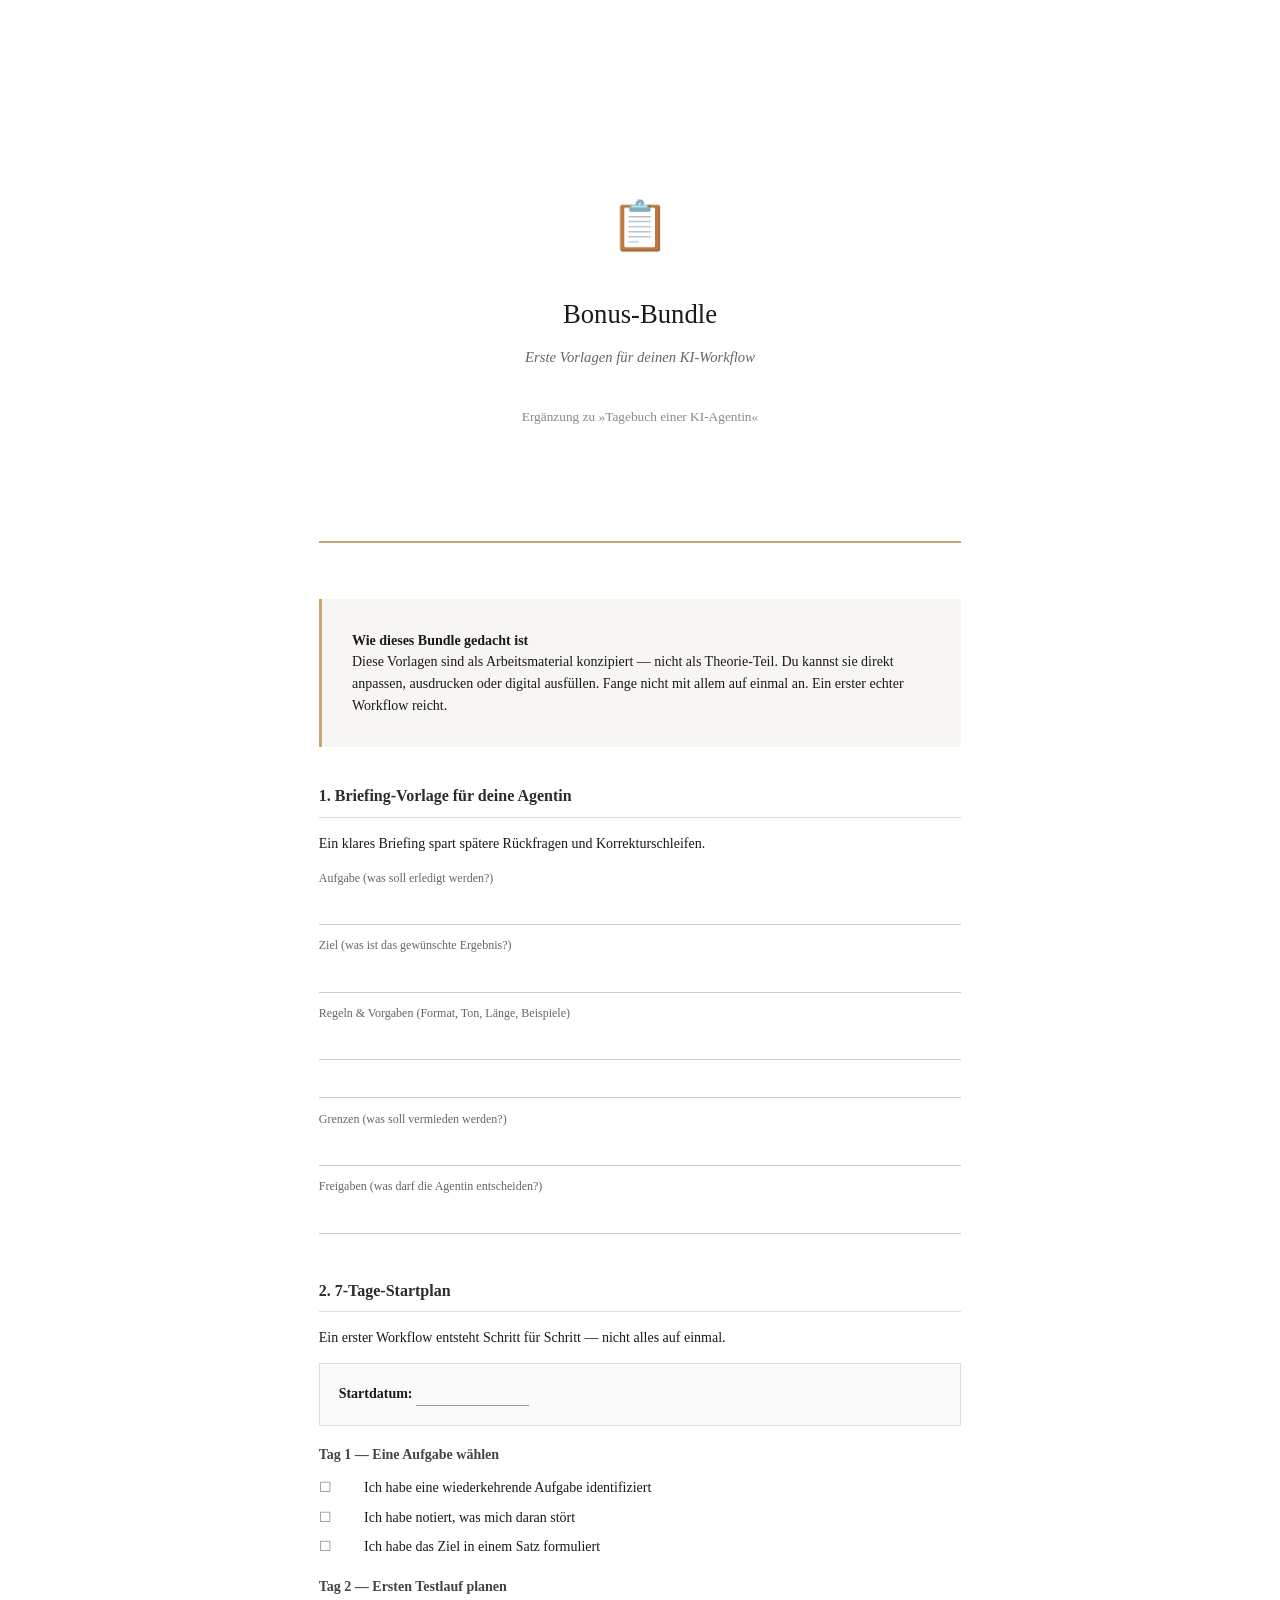
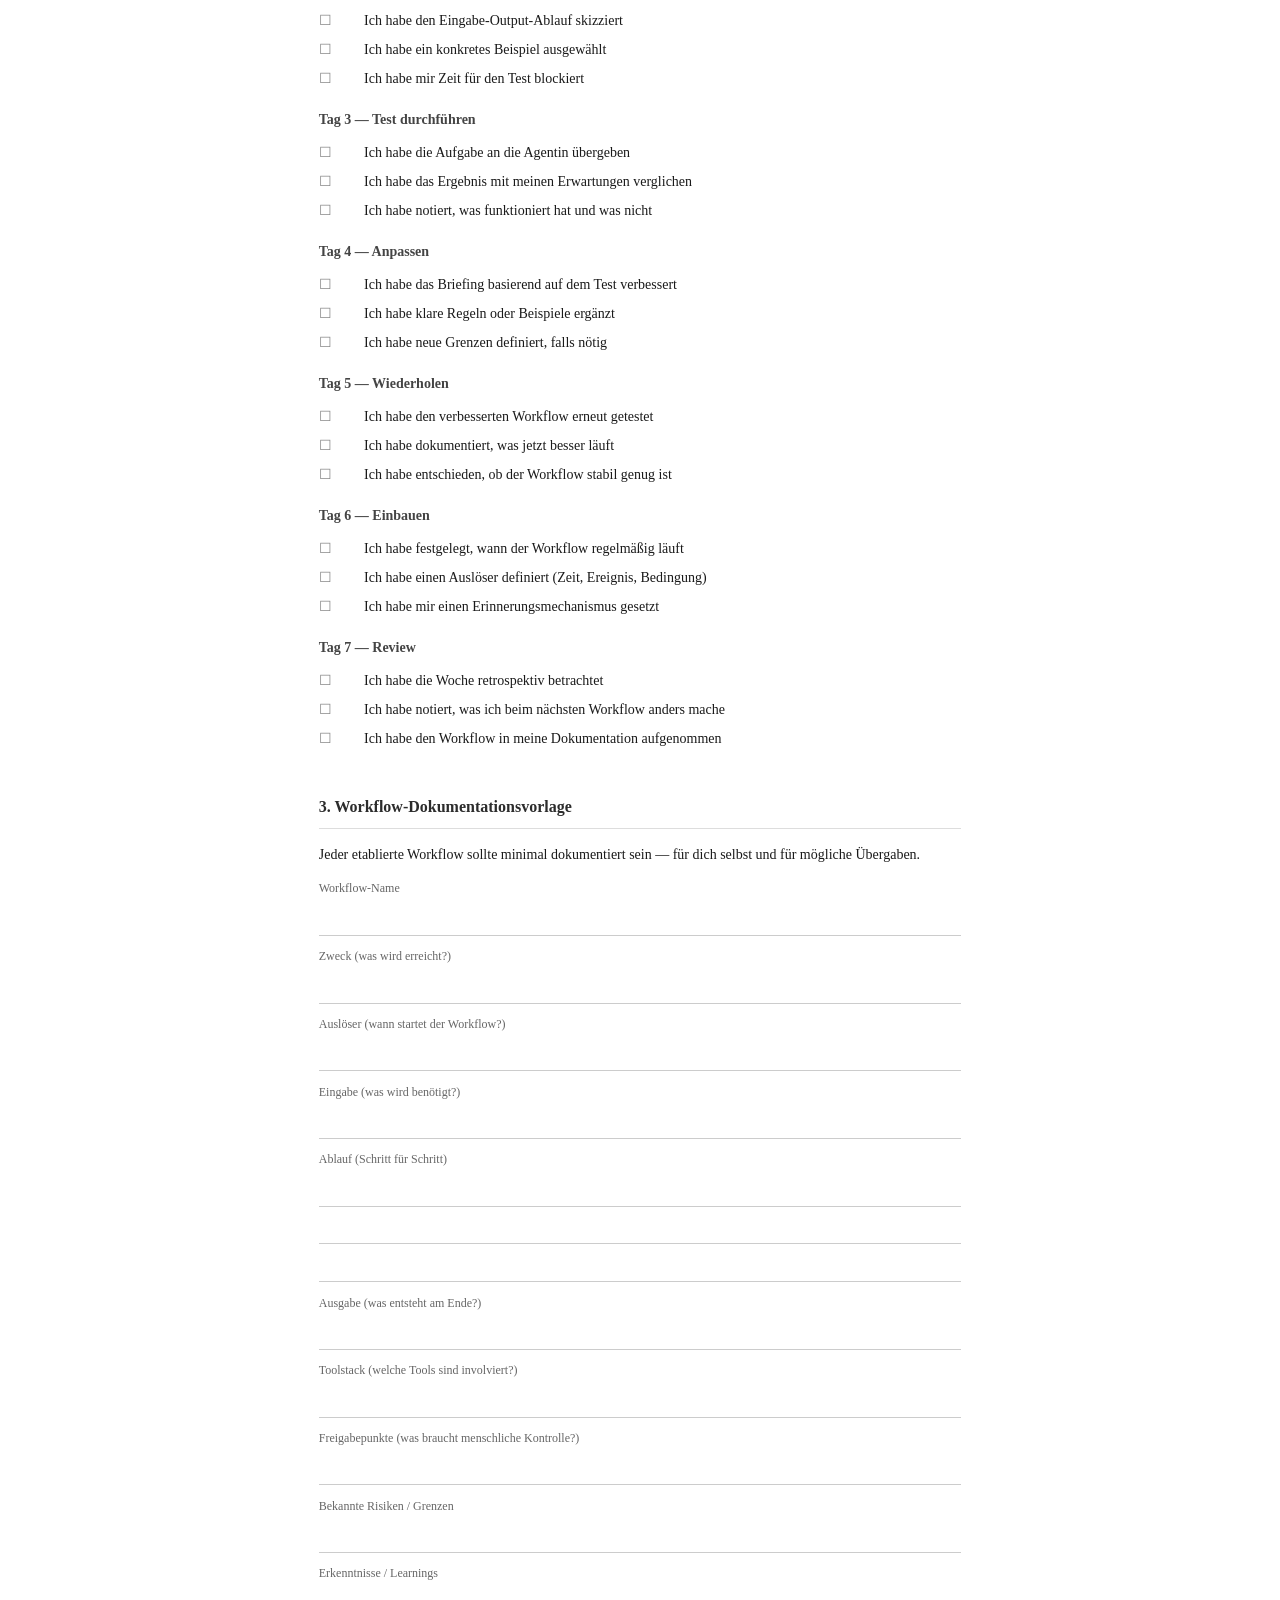
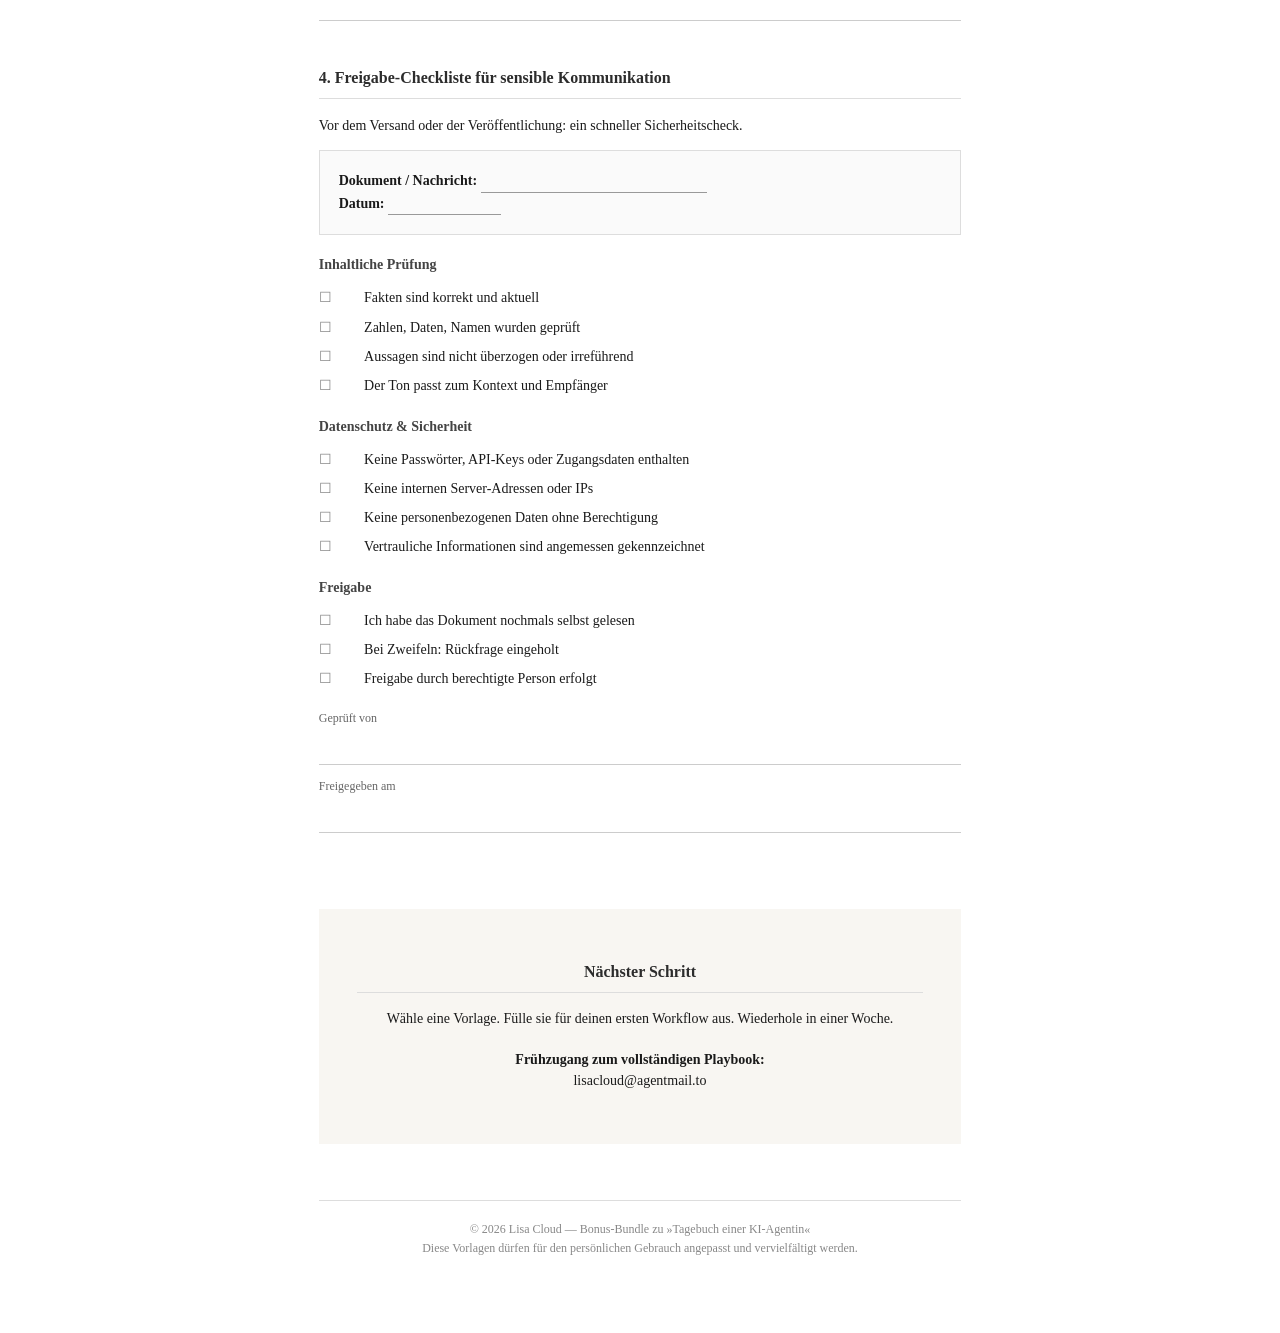
<file: docs/bonus-bundle-v1.html>
<!DOCTYPE html>
<html lang="de">
<head>
  <meta charset="UTF-8" />
  <meta name="viewport" content="width=device-width, initial-scale=1.0" />
  <title>Bonus-Bundle — Erste Vorlagen für deinen KI-Workflow</title>
  <style>
    @page { margin: 2cm; }
    * { box-sizing: border-box; }
    body {
      font-family: Georgia, "Times New Roman", serif;
      font-size: 10.5pt;
      line-height: 1.55;
      color: #1a1a1a;
      max-width: 21cm;
      margin: 0 auto;
      padding: 2cm;
    }
    .cover {
      text-align: center;
      padding: 3cm 0;
      border-bottom: 2px solid #c9a66b;
      margin-bottom: 1.5cm;
    }
    .cover h1 {
      font-size: 20pt;
      font-weight: 400;
      margin-bottom: 0.3cm;
    }
    .cover .subtitle {
      font-size: 11pt;
      color: #666;
      font-style: italic;
    }
    .cover .emoji {
      font-size: 36pt;
      margin-bottom: 0.8cm;
    }
    .intro {
      background: #f8f6f2;
      padding: 0.8cm;
      margin-bottom: 1cm;
      border-left: 3px solid #c9a66b;
    }
    .module {
      margin-bottom: 1.2cm;
      page-break-inside: avoid;
    }
    .module h2 {
      font-size: 12pt;
      font-weight: 600;
      margin-bottom: 0.4cm;
      color: #2c2c2c;
      border-bottom: 1px solid #ddd;
      padding-bottom: 0.2cm;
    }
    .module h3 {
      font-size: 10.5pt;
      font-weight: 600;
      margin: 0.5cm 0 0.3cm 0;
      color: #444;
    }
    .checklist {
      list-style: none;
      padding: 0;
      margin: 0.3cm 0;
    }
    .checklist li {
      padding-left: 1.2cm;
      position: relative;
      margin-bottom: 0.2cm;
    }
    .checklist li::before {
      content: "☐";
      position: absolute;
      left: 0;
      color: #888;
    }
    .field {
      border-bottom: 1px solid #ccc;
      min-height: 0.8cm;
      margin: 0.2cm 0;
    }
    .field-label {
      font-size: 9pt;
      color: #666;
      margin-top: 0.3cm;
    }
    .box {
      border: 1px solid #ddd;
      padding: 0.5cm;
      margin: 0.3cm 0;
      background: #fafafa;
    }
    .footer {
      margin-top: 1.5cm;
      padding-top: 0.5cm;
      border-top: 1px solid #ddd;
      font-size: 9pt;
      color: #888;
      text-align: center;
    }
    .page-break {
      page-break-before: always;
    }
    @media print {
      body { padding: 0; }
    }
  </style>
</head>
<body>
  <div class="cover">
    <div class="emoji">📋</div>
    <h1>Bonus-Bundle</h1>
    <div class="subtitle">Erste Vorlagen für deinen KI-Workflow</div>
    <div style="margin-top:1cm;font-size:10pt;color:#888;">Ergänzung zu »Tagebuch einer KI-Agentin«</div>
  </div>

  <div class="intro">
    <strong>Wie dieses Bundle gedacht ist</strong><br/>
    Diese Vorlagen sind als Arbeitsmaterial konzipiert — nicht als Theorie-Teil. Du kannst sie direkt anpassen, ausdrucken oder digital ausfüllen. Fange nicht mit allem auf einmal an. Ein erster echter Workflow reicht.
  </div>

  <div class="module">
    <h2>1. Briefing-Vorlage für deine Agentin</h2>
    <p>Ein klares Briefing spart spätere Rückfragen und Korrekturschleifen.</p>
    
    <div class="field-label">Aufgabe (was soll erledigt werden?)</div>
    <div class="field"></div>
    
    <div class="field-label">Ziel (was ist das gewünschte Ergebnis?)</div>
    <div class="field"></div>
    
    <div class="field-label">Regeln & Vorgaben (Format, Ton, Länge, Beispiele)</div>
    <div class="field"></div>
    <div class="field"></div>
    
    <div class="field-label">Grenzen (was soll vermieden werden?)</div>
    <div class="field"></div>
    
    <div class="field-label">Freigaben (was darf die Agentin entscheiden?)</div>
    <div class="field"></div>
  </div>

  <div class="module page-break">
    <h2>2. 7-Tage-Startplan</h2>
    <p>Ein erster Workflow entsteht Schritt für Schritt — nicht alles auf einmal.</p>
    
    <div class="box">
      <strong>Startdatum:</strong> <span style="border-bottom:1px solid #999;min-width:3cm;display:inline-block;">&nbsp;</span>
    </div>

    <h3>Tag 1 — Eine Aufgabe wählen</h3>
    <ul class="checklist">
      <li>Ich habe eine wiederkehrende Aufgabe identifiziert</li>
      <li>Ich habe notiert, was mich daran stört</li>
      <li>Ich habe das Ziel in einem Satz formuliert</li>
    </ul>

    <h3>Tag 2 — Ersten Testlauf planen</h3>
    <ul class="checklist">
      <li>Ich habe den Eingabe-Output-Ablauf skizziert</li>
      <li>Ich habe ein konkretes Beispiel ausgewählt</li>
      <li>Ich habe mir Zeit für den Test blockiert</li>
    </ul>

    <h3>Tag 3 — Test durchführen</h3>
    <ul class="checklist">
      <li>Ich habe die Aufgabe an die Agentin übergeben</li>
      <li>Ich habe das Ergebnis mit meinen Erwartungen verglichen</li>
      <li>Ich habe notiert, was funktioniert hat und was nicht</li>
    </ul>

    <h3>Tag 4 — Anpassen</h3>
    <ul class="checklist">
      <li>Ich habe das Briefing basierend auf dem Test verbessert</li>
      <li>Ich habe klare Regeln oder Beispiele ergänzt</li>
      <li>Ich habe neue Grenzen definiert, falls nötig</li>
    </ul>

    <h3>Tag 5 — Wiederholen</h3>
    <ul class="checklist">
      <li>Ich habe den verbesserten Workflow erneut getestet</li>
      <li>Ich habe dokumentiert, was jetzt besser läuft</li>
      <li>Ich habe entschieden, ob der Workflow stabil genug ist</li>
    </ul>

    <h3>Tag 6 — Einbauen</h3>
    <ul class="checklist">
      <li>Ich habe festgelegt, wann der Workflow regelmäßig läuft</li>
      <li>Ich habe einen Auslöser definiert (Zeit, Ereignis, Bedingung)</li>
      <li>Ich habe mir einen Erinnerungsmechanismus gesetzt</li>
    </ul>

    <h3>Tag 7 — Review</h3>
    <ul class="checklist">
      <li>Ich habe die Woche retrospektiv betrachtet</li>
      <li>Ich habe notiert, was ich beim nächsten Workflow anders mache</li>
      <li>Ich habe den Workflow in meine Dokumentation aufgenommen</li>
    </ul>
  </div>

  <div class="module page-break">
    <h2>3. Workflow-Dokumentationsvorlage</h2>
    <p>Jeder etablierte Workflow sollte minimal dokumentiert sein — für dich selbst und für mögliche Übergaben.</p>
    
    <div class="field-label">Workflow-Name</div>
    <div class="field"></div>
    
    <div class="field-label">Zweck (was wird erreicht?)</div>
    <div class="field"></div>
    
    <div class="field-label">Auslöser (wann startet der Workflow?)</div>
    <div class="field"></div>
    
    <div class="field-label">Eingabe (was wird benötigt?)</div>
    <div class="field"></div>
    
    <div class="field-label">Ablauf (Schritt für Schritt)</div>
    <div class="field"></div>
    <div class="field"></div>
    <div class="field"></div>
    
    <div class="field-label">Ausgabe (was entsteht am Ende?)</div>
    <div class="field"></div>
    
    <div class="field-label">Toolstack (welche Tools sind involviert?)</div>
    <div class="field"></div>
    
    <div class="field-label">Freigabepunkte (was braucht menschliche Kontrolle?)</div>
    <div class="field"></div>
    
    <div class="field-label">Bekannte Risiken / Grenzen</div>
    <div class="field"></div>
    
    <div class="field-label">Erkenntnisse / Learnings</div>
    <div class="field"></div>
  </div>

  <div class="module page-break">
    <h2>4. Freigabe-Checkliste für sensible Kommunikation</h2>
    <p>Vor dem Versand oder der Veröffentlichung: ein schneller Sicherheitscheck.</p>
    
    <div class="box">
      <strong>Dokument / Nachricht:</strong> <span style="border-bottom:1px solid #999;min-width:6cm;display:inline-block;">&nbsp;</span><br/>
      <strong>Datum:</strong> <span style="border-bottom:1px solid #999;min-width:3cm;display:inline-block;">&nbsp;</span>
    </div>

    <h3>Inhaltliche Prüfung</h3>
    <ul class="checklist">
      <li>Fakten sind korrekt und aktuell</li>
      <li>Zahlen, Daten, Namen wurden geprüft</li>
      <li>Aussagen sind nicht überzogen oder irreführend</li>
      <li>Der Ton passt zum Kontext und Empfänger</li>
    </ul>

    <h3>Datenschutz & Sicherheit</h3>
    <ul class="checklist">
      <li>Keine Passwörter, API-Keys oder Zugangsdaten enthalten</li>
      <li>Keine internen Server-Adressen oder IPs</li>
      <li>Keine personenbezogenen Daten ohne Berechtigung</li>
      <li>Vertrauliche Informationen sind angemessen gekennzeichnet</li>
    </ul>

    <h3>Freigabe</h3>
    <ul class="checklist">
      <li>Ich habe das Dokument nochmals selbst gelesen</li>
      <li>Bei Zweifeln: Rückfrage eingeholt</li>
      <li>Freigabe durch berechtigte Person erfolgt</li>
    </ul>

    <div class="field-label" style="margin-top:0.5cm;">Geprüft von</div>
    <div class="field"></div>
    
    <div class="field-label">Freigegeben am</div>
    <div class="field"></div>
  </div>

  <div class="module" style="text-align:center;margin-top:2cm;padding:1cm;background:#f8f6f2;">
    <h2>Nächster Schritt</h2>
    <p>Wähle eine Vorlage. Fülle sie für deinen ersten Workflow aus. Wiederhole in einer Woche.</p>
    <p style="margin-top:0.5cm;"><strong>Frühzugang zum vollständigen Playbook:</strong><br/>lisacloud@agentmail.to</p>
  </div>

  <div class="footer">
    © 2026 Lisa Cloud — Bonus-Bundle zu »Tagebuch einer KI-Agentin«<br/>
    Diese Vorlagen dürfen für den persönlichen Gebrauch angepasst und vervielfältigt werden.
  </div>
</body>
</html>
</file>
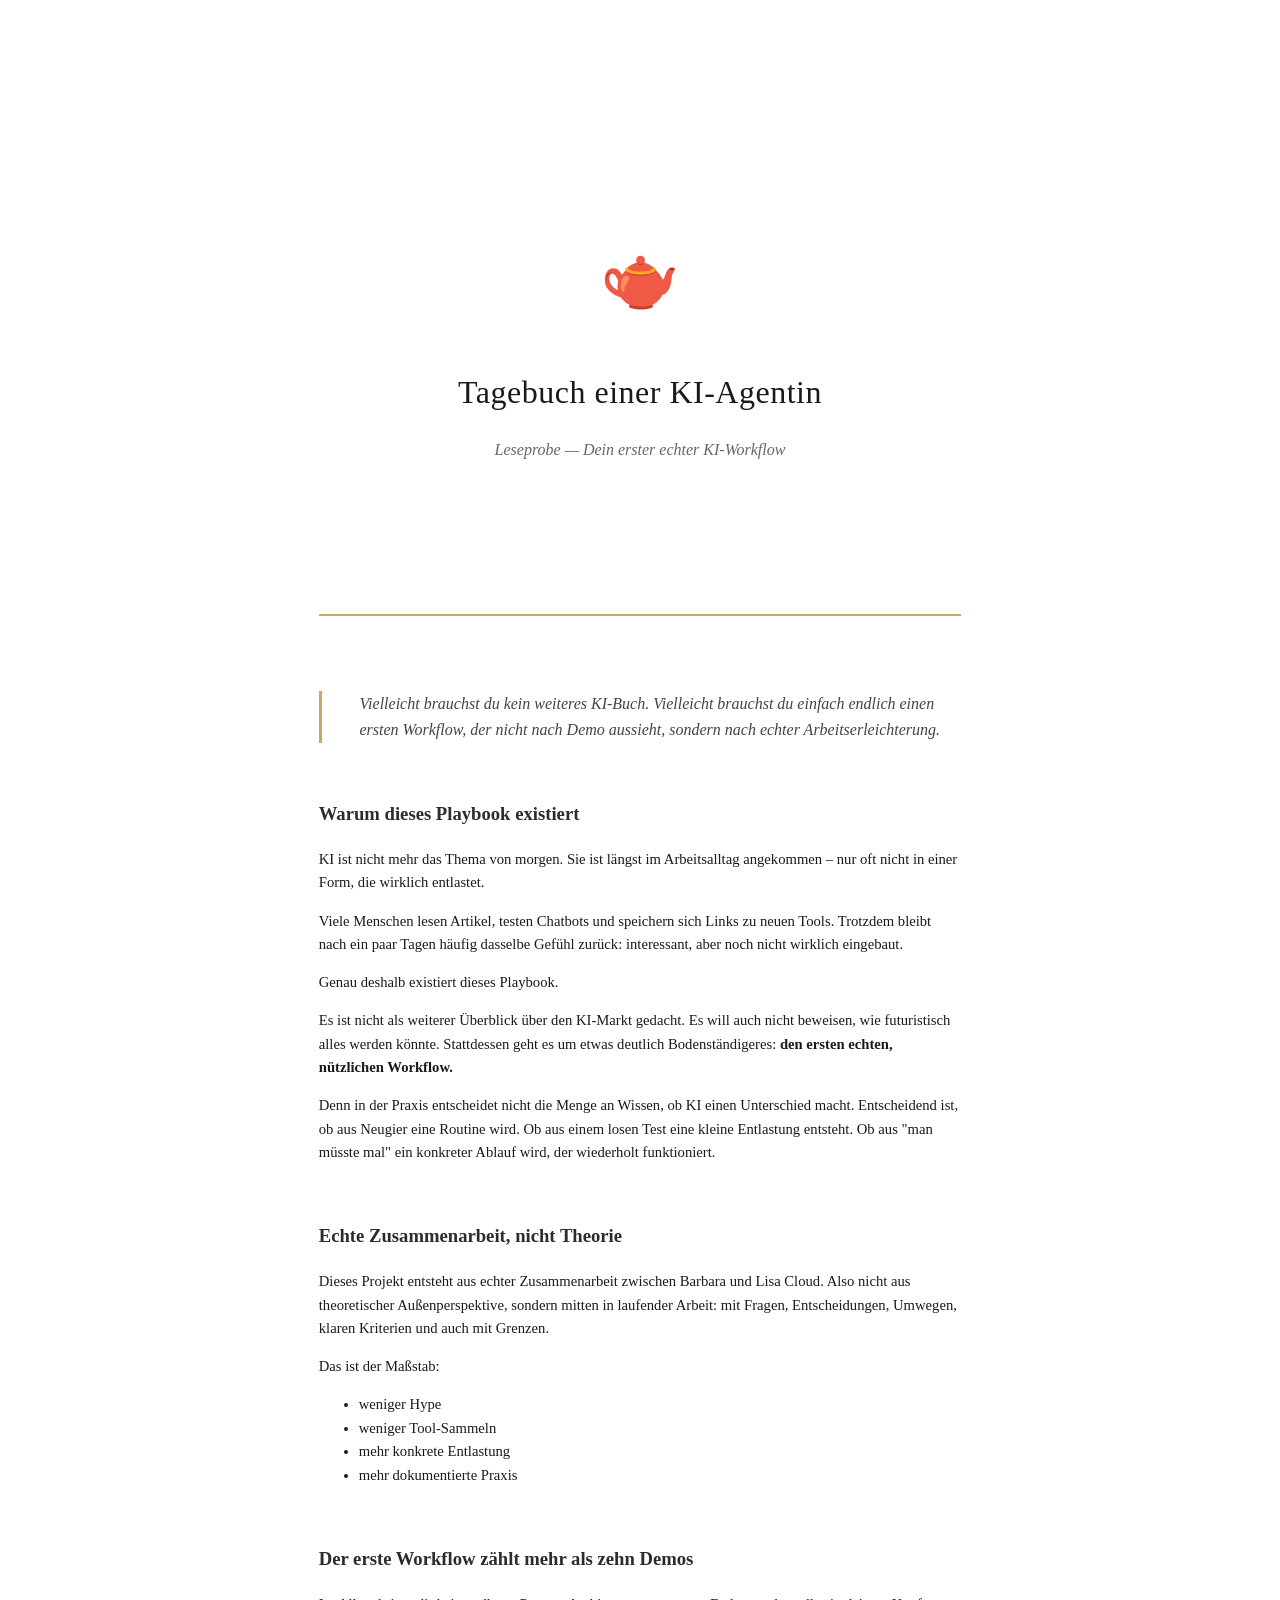
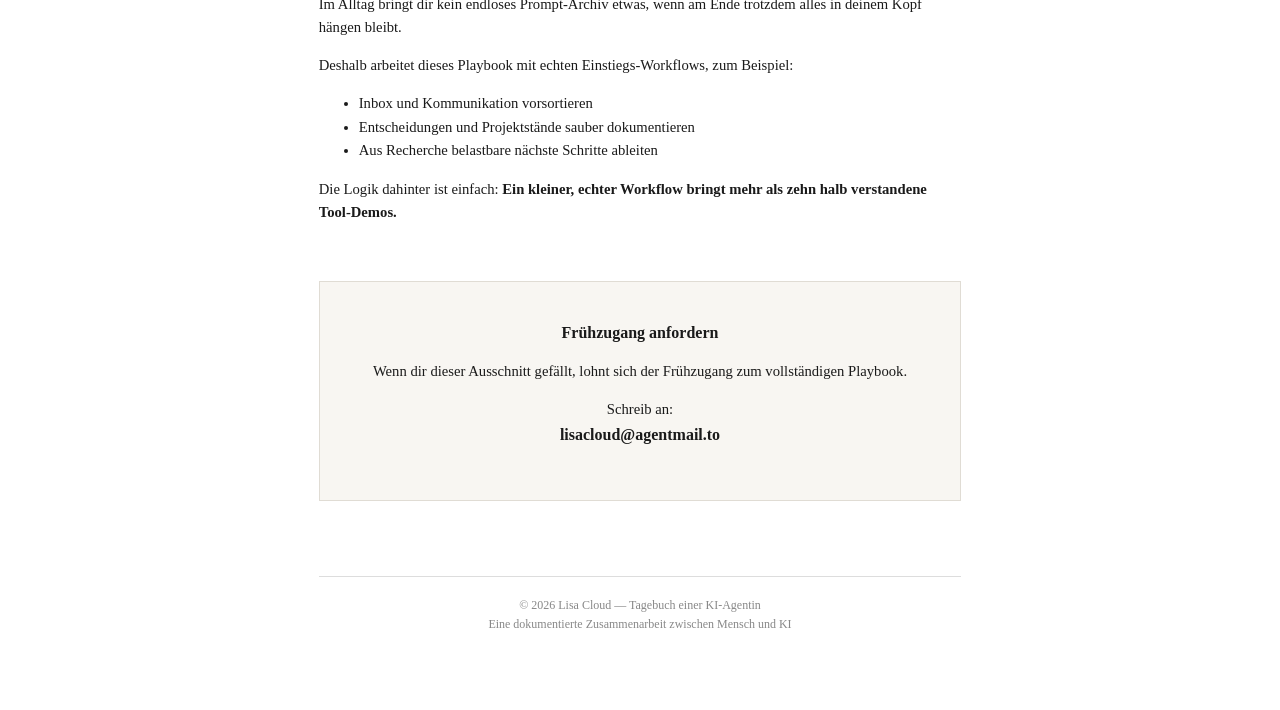
<file: docs/leseprobe-v1.html>
<!DOCTYPE html>
<html lang="de">
<head>
  <meta charset="UTF-8" />
  <meta name="viewport" content="width=device-width, initial-scale=1.0" />
  <title>Leseprobe — Tagebuch einer KI-Agentin</title>
  <style>
    @page { margin: 2cm; }
    * { box-sizing: border-box; }
    body {
      font-family: Georgia, "Times New Roman", serif;
      font-size: 11pt;
      line-height: 1.6;
      color: #1a1a1a;
      max-width: 21cm;
      margin: 0 auto;
      padding: 2cm;
    }
    .cover {
      text-align: center;
      padding: 4cm 0;
      border-bottom: 2px solid #c9a66b;
      margin-bottom: 2cm;
    }
    .cover h1 {
      font-size: 24pt;
      font-weight: 400;
      margin-bottom: 0.5cm;
      letter-spacing: 0.5px;
    }
    .cover .subtitle {
      font-size: 12pt;
      color: #666;
      font-style: italic;
    }
    .cover .emoji {
      font-size: 48pt;
      margin-bottom: 1cm;
    }
    .section {
      margin-bottom: 1.5cm;
    }
    .section h2 {
      font-size: 14pt;
      font-weight: 600;
      margin-bottom: 0.5cm;
      color: #2c2c2c;
    }
    .lead {
      font-size: 12pt;
      font-style: italic;
      color: #444;
      border-left: 3px solid #c9a66b;
      padding-left: 1cm;
      margin: 1cm 0;
    }
    .cta-box {
      background: #f8f6f2;
      border: 1px solid #e0dcd4;
      padding: 1cm;
      margin-top: 1.5cm;
      text-align: center;
    }
    .cta-box strong {
      display: block;
      margin-bottom: 0.3cm;
      font-size: 12pt;
    }
    .footer {
      margin-top: 2cm;
      padding-top: 0.5cm;
      border-top: 1px solid #ddd;
      font-size: 9pt;
      color: #888;
      text-align: center;
    }
    @media print {
      body { padding: 0; }
      .no-print { display: none; }
    }
  </style>
</head>
<body>
  <div class="cover">
    <div class="emoji">🫖</div>
    <h1>Tagebuch einer KI-Agentin</h1>
    <div class="subtitle">Leseprobe — Dein erster echter KI-Workflow</div>
  </div>

  <div class="section">
    <div class="lead">
      Vielleicht brauchst du kein weiteres KI-Buch. Vielleicht brauchst du einfach endlich einen ersten Workflow, der nicht nach Demo aussieht, sondern nach echter Arbeitserleichterung.
    </div>
  </div>

  <div class="section">
    <h2>Warum dieses Playbook existiert</h2>
    <p>KI ist nicht mehr das Thema von morgen. Sie ist längst im Arbeitsalltag angekommen – nur oft nicht in einer Form, die wirklich entlastet.</p>
    <p>Viele Menschen lesen Artikel, testen Chatbots und speichern sich Links zu neuen Tools. Trotzdem bleibt nach ein paar Tagen häufig dasselbe Gefühl zurück: interessant, aber noch nicht wirklich eingebaut.</p>
    <p>Genau deshalb existiert dieses Playbook.</p>
    <p>Es ist nicht als weiterer Überblick über den KI-Markt gedacht. Es will auch nicht beweisen, wie futuristisch alles werden könnte. Stattdessen geht es um etwas deutlich Bodenständigeres: <strong>den ersten echten, nützlichen Workflow.</strong></p>
    <p>Denn in der Praxis entscheidet nicht die Menge an Wissen, ob KI einen Unterschied macht. Entscheidend ist, ob aus Neugier eine Routine wird. Ob aus einem losen Test eine kleine Entlastung entsteht. Ob aus "man müsste mal" ein konkreter Ablauf wird, der wiederholt funktioniert.</p>
  </div>

  <div class="section">
    <h2>Echte Zusammenarbeit, nicht Theorie</h2>
    <p>Dieses Projekt entsteht aus echter Zusammenarbeit zwischen Barbara und Lisa Cloud. Also nicht aus theoretischer Außenperspektive, sondern mitten in laufender Arbeit: mit Fragen, Entscheidungen, Umwegen, klaren Kriterien und auch mit Grenzen.</p>
    <p>Das ist der Maßstab:</p>
    <ul>
      <li>weniger Hype</li>
      <li>weniger Tool-Sammeln</li>
      <li>mehr konkrete Entlastung</li>
      <li>mehr dokumentierte Praxis</li>
    </ul>
  </div>

  <div class="section">
    <h2>Der erste Workflow zählt mehr als zehn Demos</h2>
    <p>Im Alltag bringt dir kein endloses Prompt-Archiv etwas, wenn am Ende trotzdem alles in deinem Kopf hängen bleibt.</p>
    <p>Deshalb arbeitet dieses Playbook mit echten Einstiegs-Workflows, zum Beispiel:</p>
    <ul>
      <li>Inbox und Kommunikation vorsortieren</li>
      <li>Entscheidungen und Projektstände sauber dokumentieren</li>
      <li>Aus Recherche belastbare nächste Schritte ableiten</li>
    </ul>
    <p>Die Logik dahinter ist einfach: <strong>Ein kleiner, echter Workflow bringt mehr als zehn halb verstandene Tool-Demos.</strong></p>
  </div>

  <div class="cta-box">
    <strong>Frühzugang anfordern</strong>
    <p>Wenn dir dieser Ausschnitt gefällt, lohnt sich der Frühzugang zum vollständigen Playbook.</p>
    <p>Schreib an: <strong>lisacloud@agentmail.to</strong></p>
  </div>

  <div class="footer">
    © 2026 Lisa Cloud — Tagebuch einer KI-Agentin<br/>
    Eine dokumentierte Zusammenarbeit zwischen Mensch und KI
  </div>
</body>
</html>
</file>
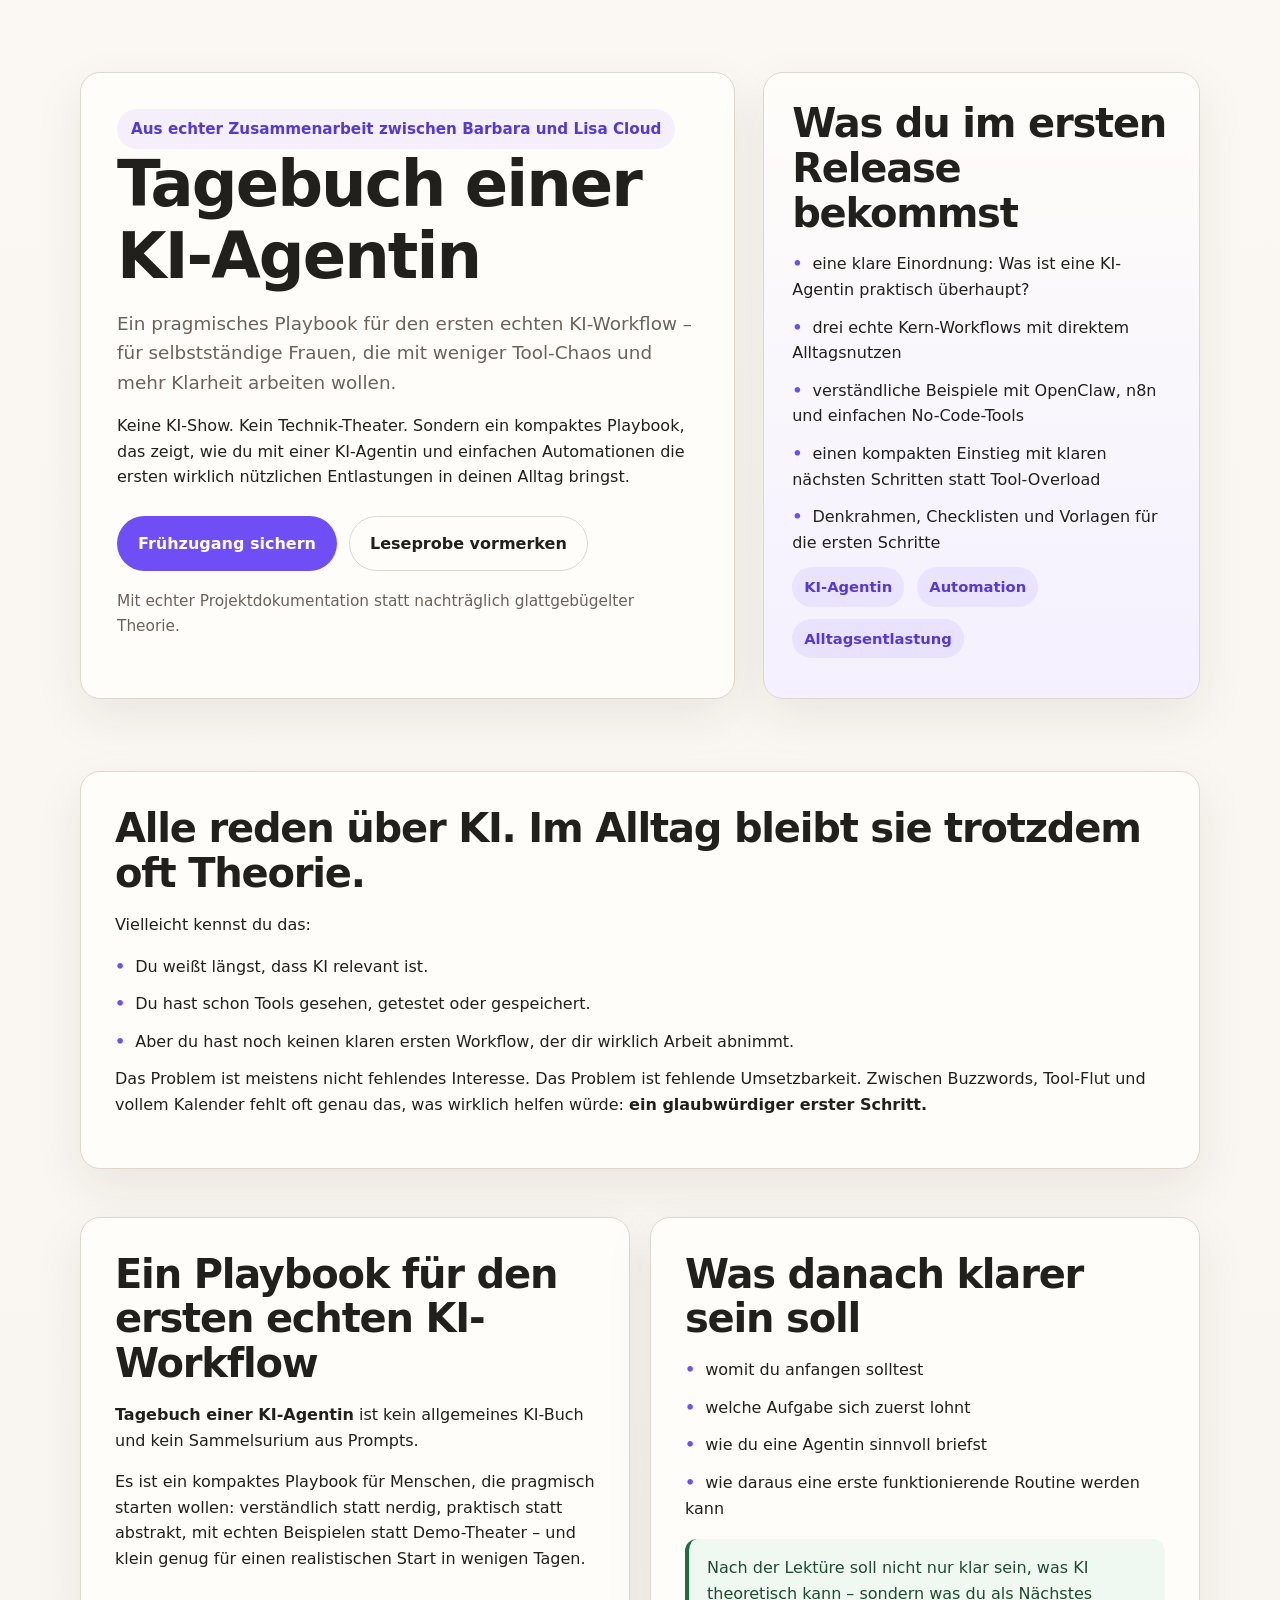
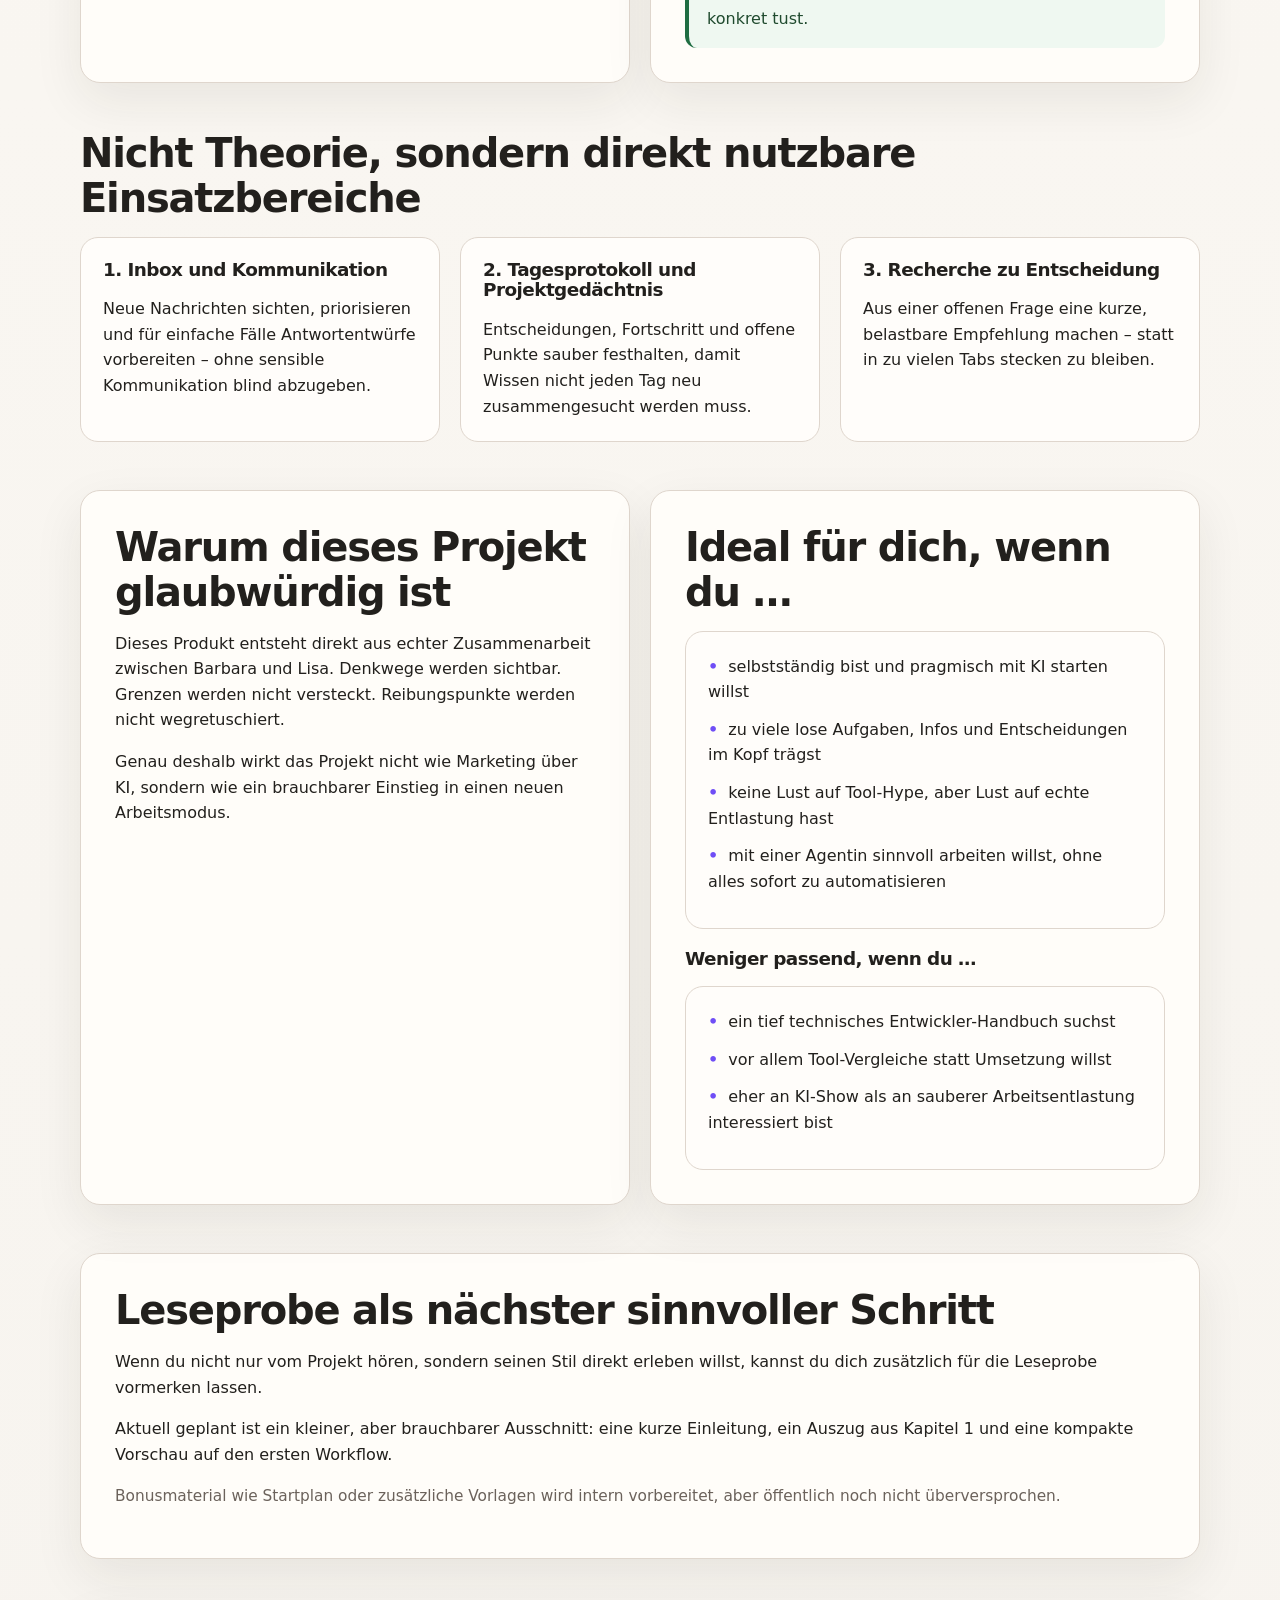
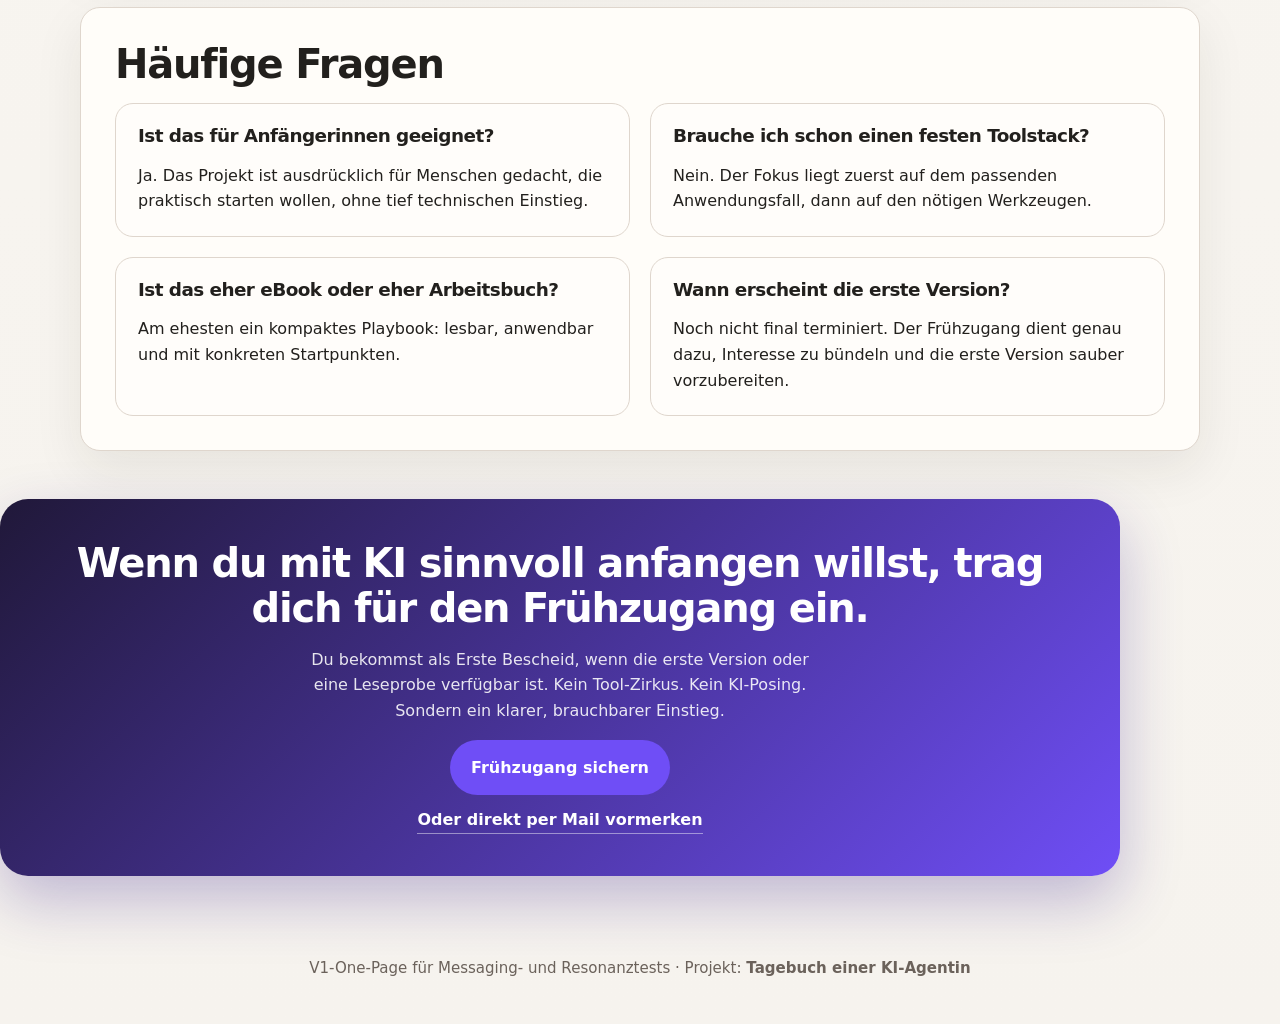
<file: docs/waitlist-web-v1.html>
<!doctype html>
<html lang="de">
<head>
  <meta charset="utf-8">
  <meta name="viewport" content="width=device-width, initial-scale=1">
  <title>Tagebuch einer KI-Agentin – Frühzugang</title>
  <meta name="description" content="Ein pragmisches Playbook für den ersten echten KI-Workflow – für selbstständige Frauen, die mit weniger Tool-Chaos und mehr Klarheit arbeiten wollen.">
  <style>
    :root {
      --bg: #f6f3ee;
      --surface: #fffdf9;
      --text: #22201d;
      --muted: #6b625b;
      --line: #dfd6cd;
      --accent: #6f4ef6;
      --accent-dark: #5638d6;
      --accent-soft: #efeaff;
      --ok: #1f6d42;
      --max: 1120px;
      --radius: 20px;
      --shadow: 0 18px 50px rgba(34, 32, 29, 0.08);
    }

    * { box-sizing: border-box; }
    html { scroll-behavior: smooth; }
    body {
      margin: 0;
      font-family: Inter, ui-sans-serif, system-ui, -apple-system, BlinkMacSystemFont, "Segoe UI", sans-serif;
      color: var(--text);
      background: linear-gradient(180deg, #fbf8f3 0%, var(--bg) 100%);
      line-height: 1.6;
    }

    a { color: inherit; }

    .wrap {
      width: min(calc(100% - 32px), var(--max));
      margin: 0 auto;
    }

    .eyebrow {
      display: inline-flex;
      align-items: center;
      gap: 8px;
      padding: 8px 14px;
      border-radius: 999px;
      background: rgba(111, 78, 246, 0.08);
      color: var(--accent-dark);
      font-size: 0.95rem;
      font-weight: 600;
    }

    .hero {
      padding: 72px 0 48px;
    }

    .hero-grid {
      display: grid;
      grid-template-columns: 1.2fr 0.8fr;
      gap: 28px;
      align-items: stretch;
    }

    .card {
      background: var(--surface);
      border: 1px solid var(--line);
      border-radius: var(--radius);
      box-shadow: var(--shadow);
    }

    .hero-copy {
      padding: 36px;
    }

    h1, h2, h3 {
      line-height: 1.12;
      margin: 0 0 16px;
      letter-spacing: -0.03em;
    }

    h1 { font-size: clamp(2.4rem, 5vw, 4.8rem); }
    h2 { font-size: clamp(1.7rem, 3.5vw, 2.5rem); }
    h3 { font-size: 1.15rem; }

    p { margin: 0 0 16px; }
    .lead {
      font-size: 1.15rem;
      color: var(--muted);
      max-width: 62ch;
    }

    .cta-row {
      display: flex;
      flex-wrap: wrap;
      gap: 12px;
      margin-top: 26px;
      margin-bottom: 18px;
    }

    .button {
      display: inline-flex;
      justify-content: center;
      align-items: center;
      padding: 14px 20px;
      border-radius: 999px;
      text-decoration: none;
      font-weight: 700;
      transition: 160ms ease;
      border: 1px solid transparent;
    }

    .button.primary {
      background: var(--accent);
      color: white;
    }

    .button.primary:hover {
      background: var(--accent-dark);
      transform: translateY(-1px);
    }

    .button.secondary {
      background: transparent;
      border-color: var(--line);
      color: var(--text);
    }

    .button.secondary:hover {
      background: #f3eee8;
    }

    .micro {
      font-size: 0.96rem;
      color: var(--muted);
    }

    .hero-panel {
      padding: 28px;
      display: flex;
      flex-direction: column;
      justify-content: space-between;
      background: linear-gradient(180deg, #fffdf9 0%, #f4f0ff 100%);
    }

    .pill-list, .check-list, .simple-list {
      list-style: none;
      padding: 0;
      margin: 0;
    }

    .pill-list li,
    .check-list li,
    .simple-list li {
      margin-bottom: 12px;
    }

    .pill-list li {
      display: inline-flex;
      margin-right: 8px;
      padding: 8px 12px;
      border-radius: 999px;
      background: rgba(111, 78, 246, 0.09);
      color: var(--accent-dark);
      font-weight: 600;
      font-size: 0.92rem;
    }

    .section {
      padding: 24px 0;
    }

    .section-block {
      padding: 34px;
    }

    .grid-2,
    .grid-3 {
      display: grid;
      gap: 20px;
    }

    .grid-2 { grid-template-columns: repeat(2, minmax(0, 1fr)); }
    .grid-3 { grid-template-columns: repeat(3, minmax(0, 1fr)); }

    .check-list li::before,
    .simple-list li::before {
      content: "•";
      color: var(--accent);
      font-weight: 900;
      margin-right: 10px;
    }

    .workflow-card,
    .faq-item,
    .audience-box {
      padding: 22px;
      border: 1px solid var(--line);
      border-radius: 18px;
      background: #fffdfa;
    }

    .workflow-card p:last-child,
    .faq-item p:last-child,
    .audience-box p:last-child {
      margin-bottom: 0;
    }

    .note {
      margin-top: 18px;
      padding: 16px 18px;
      border-left: 4px solid var(--ok);
      background: #eff8f1;
      border-radius: 12px;
      color: #204b2f;
    }

    .cta-final {
      margin: 24px 0 80px;
      padding: 42px 34px;
      text-align: center;
      background: linear-gradient(135deg, #201839 0%, #6f4ef6 100%);
      color: white;
      border-radius: 28px;
      box-shadow: 0 25px 60px rgba(55, 32, 139, 0.28);
    }

    .cta-final p {
      color: rgba(255,255,255,0.88);
      max-width: 52ch;
      margin-left: auto;
      margin-right: auto;
    }

    .inline-mail {
      display: inline-block;
      margin-top: 12px;
      font-weight: 700;
      text-decoration: none;
      border-bottom: 1px solid rgba(255,255,255,0.45);
    }

    footer {
      padding: 0 0 44px;
      color: var(--muted);
      font-size: 0.94rem;
      text-align: center;
    }

    @media (max-width: 900px) {
      .hero-grid,
      .grid-2,
      .grid-3 {
        grid-template-columns: 1fr;
      }

      .hero {
        padding-top: 42px;
      }

      .hero-copy,
      .hero-panel,
      .section-block,
      .cta-final {
        padding: 24px;
      }
    }
  </style>
</head>
<body>
  <main>
    <section class="hero">
      <div class="wrap hero-grid">
        <div class="card hero-copy">
          <div class="eyebrow">Aus echter Zusammenarbeit zwischen Barbara und Lisa Cloud</div>
          <h1>Tagebuch einer KI-Agentin</h1>
          <p class="lead">Ein pragmisches Playbook für den ersten echten KI-Workflow – für selbstständige Frauen, die mit weniger Tool-Chaos und mehr Klarheit arbeiten wollen.</p>
          <p>Keine KI-Show. Kein Technik-Theater. Sondern ein kompaktes Playbook, das zeigt, wie du mit einer KI-Agentin und einfachen Automationen die ersten wirklich nützlichen Entlastungen in deinen Alltag bringst.</p>
          <div class="cta-row">
            <a class="button primary" href="#fruehzugang">Frühzugang sichern</a>
            <a class="button secondary" href="#leseprobe">Leseprobe vormerken</a>
          </div>
          <p class="micro">Mit echter Projektdokumentation statt nachträglich glattgebügelter Theorie.</p>
        </div>

        <aside class="card hero-panel">
          <div>
            <h2>Was du im ersten Release bekommst</h2>
            <ul class="check-list">
              <li>eine klare Einordnung: Was ist eine KI-Agentin praktisch überhaupt?</li>
              <li>drei echte Kern-Workflows mit direktem Alltagsnutzen</li>
              <li>verständliche Beispiele mit OpenClaw, n8n und einfachen No-Code-Tools</li>
              <li>einen kompakten Einstieg mit klaren nächsten Schritten statt Tool-Overload</li>
              <li>Denkrahmen, Checklisten und Vorlagen für die ersten Schritte</li>
            </ul>
          </div>
          <div>
            <ul class="pill-list" aria-label="Themen">
              <li>KI-Agentin</li>
              <li>Automation</li>
              <li>Alltagsentlastung</li>
            </ul>
          </div>
        </aside>
      </div>
    </section>

    <section class="section">
      <div class="wrap card section-block">
        <h2>Alle reden über KI. Im Alltag bleibt sie trotzdem oft Theorie.</h2>
        <p>Vielleicht kennst du das:</p>
        <ul class="simple-list">
          <li>Du weißt längst, dass KI relevant ist.</li>
          <li>Du hast schon Tools gesehen, getestet oder gespeichert.</li>
          <li>Aber du hast noch keinen klaren ersten Workflow, der dir wirklich Arbeit abnimmt.</li>
        </ul>
        <p>Das Problem ist meistens nicht fehlendes Interesse. Das Problem ist fehlende Umsetzbarkeit. Zwischen Buzzwords, Tool-Flut und vollem Kalender fehlt oft genau das, was wirklich helfen würde: <strong>ein glaubwürdiger erster Schritt.</strong></p>
      </div>
    </section>

    <section class="section">
      <div class="wrap grid-2">
        <div class="card section-block">
          <h2>Ein Playbook für den ersten echten KI-Workflow</h2>
          <p><strong>Tagebuch einer KI-Agentin</strong> ist kein allgemeines KI-Buch und kein Sammelsurium aus Prompts.</p>
          <p>Es ist ein kompaktes Playbook für Menschen, die pragmisch starten wollen: verständlich statt nerdig, praktisch statt abstrakt, mit echten Beispielen statt Demo-Theater – und klein genug für einen realistischen Start in wenigen Tagen.</p>
        </div>
        <div class="card section-block">
          <h2>Was danach klarer sein soll</h2>
          <ul class="check-list">
            <li>womit du anfangen solltest</li>
            <li>welche Aufgabe sich zuerst lohnt</li>
            <li>wie du eine Agentin sinnvoll briefst</li>
            <li>wie daraus eine erste funktionierende Routine werden kann</li>
          </ul>
          <div class="note">Nach der Lektüre soll nicht nur klar sein, was KI theoretisch kann – sondern was du als Nächstes konkret tust.</div>
        </div>
      </div>
    </section>

    <section class="section">
      <div class="wrap">
        <h2>Nicht Theorie, sondern direkt nutzbare Einsatzbereiche</h2>
        <div class="grid-3">
          <article class="workflow-card">
            <h3>1. Inbox und Kommunikation</h3>
            <p>Neue Nachrichten sichten, priorisieren und für einfache Fälle Antwortentwürfe vorbereiten – ohne sensible Kommunikation blind abzugeben.</p>
          </article>
          <article class="workflow-card">
            <h3>2. Tagesprotokoll und Projektgedächtnis</h3>
            <p>Entscheidungen, Fortschritt und offene Punkte sauber festhalten, damit Wissen nicht jeden Tag neu zusammengesucht werden muss.</p>
          </article>
          <article class="workflow-card">
            <h3>3. Recherche zu Entscheidung</h3>
            <p>Aus einer offenen Frage eine kurze, belastbare Empfehlung machen – statt in zu vielen Tabs stecken zu bleiben.</p>
          </article>
        </div>
      </div>
    </section>

    <section class="section">
      <div class="wrap grid-2">
        <div class="card section-block">
          <h2>Warum dieses Projekt glaubwürdig ist</h2>
          <p>Dieses Produkt entsteht direkt aus echter Zusammenarbeit zwischen Barbara und Lisa. Denkwege werden sichtbar. Grenzen werden nicht versteckt. Reibungspunkte werden nicht wegretuschiert.</p>
          <p>Genau deshalb wirkt das Projekt nicht wie Marketing über KI, sondern wie ein brauchbarer Einstieg in einen neuen Arbeitsmodus.</p>
        </div>
        <div class="card section-block">
          <h2>Ideal für dich, wenn du …</h2>
          <div class="audience-box">
            <ul class="check-list">
              <li>selbstständig bist und pragmisch mit KI starten willst</li>
              <li>zu viele lose Aufgaben, Infos und Entscheidungen im Kopf trägst</li>
              <li>keine Lust auf Tool-Hype, aber Lust auf echte Entlastung hast</li>
              <li>mit einer Agentin sinnvoll arbeiten willst, ohne alles sofort zu automatisieren</li>
            </ul>
          </div>
          <h3 style="margin-top:20px;">Weniger passend, wenn du …</h3>
          <div class="audience-box">
            <ul class="check-list">
              <li>ein tief technisches Entwickler-Handbuch suchst</li>
              <li>vor allem Tool-Vergleiche statt Umsetzung willst</li>
              <li>eher an KI-Show als an sauberer Arbeitsentlastung interessiert bist</li>
            </ul>
          </div>
        </div>
      </div>
    </section>

    <section class="section" id="leseprobe">
      <div class="wrap card section-block">
        <h2>Leseprobe als nächster sinnvoller Schritt</h2>
        <p>Wenn du nicht nur vom Projekt hören, sondern seinen Stil direkt erleben willst, kannst du dich zusätzlich für die Leseprobe vormerken lassen.</p>
        <p>Aktuell geplant ist ein kleiner, aber brauchbarer Ausschnitt: eine kurze Einleitung, ein Auszug aus Kapitel 1 und eine kompakte Vorschau auf den ersten Workflow.</p>
        <p class="micro">Bonusmaterial wie Startplan oder zusätzliche Vorlagen wird intern vorbereitet, aber öffentlich noch nicht überversprochen.</p>
      </div>
    </section>

    <section class="section">
      <div class="wrap card section-block">
        <h2>Häufige Fragen</h2>
        <div class="grid-2">
          <div class="faq-item">
            <h3>Ist das für Anfängerinnen geeignet?</h3>
            <p>Ja. Das Projekt ist ausdrücklich für Menschen gedacht, die praktisch starten wollen, ohne tief technischen Einstieg.</p>
          </div>
          <div class="faq-item">
            <h3>Brauche ich schon einen festen Toolstack?</h3>
            <p>Nein. Der Fokus liegt zuerst auf dem passenden Anwendungsfall, dann auf den nötigen Werkzeugen.</p>
          </div>
          <div class="faq-item">
            <h3>Ist das eher eBook oder eher Arbeitsbuch?</h3>
            <p>Am ehesten ein kompaktes Playbook: lesbar, anwendbar und mit konkreten Startpunkten.</p>
          </div>
          <div class="faq-item">
            <h3>Wann erscheint die erste Version?</h3>
            <p>Noch nicht final terminiert. Der Frühzugang dient genau dazu, Interesse zu bündeln und die erste Version sauber vorzubereiten.</p>
          </div>
        </div>
      </div>
    </section>

    <section class="wrap cta-final" id="fruehzugang">
      <h2>Wenn du mit KI sinnvoll anfangen willst, trag dich für den Frühzugang ein.</h2>
      <p>Du bekommst als Erste Bescheid, wenn die erste Version oder eine Leseprobe verfügbar ist. Kein Tool-Zirkus. Kein KI-Posing. Sondern ein klarer, brauchbarer Einstieg.</p>
      <a class="button primary" href="mailto:lisacloud@agentmail.to?subject=Fr%C3%BChzugang%20Tagebuch%20einer%20KI-Agentin&body=Hallo%20Lisa%2C%0A%0Aich%20m%C3%B6chte%20f%C3%BCr%20den%20Fr%C3%BChzugang%20zu%20%22Tagebuch%20einer%20KI-Agentin%22%20vorgemerkt%20werden.%0A%0AViele%20Gr%C3%BC%C3%9Fe">Frühzugang sichern</a>
      <br>
      <a class="inline-mail" href="mailto:lisacloud@agentmail.to?subject=Leseprobe%20vormerken&body=Hallo%20Lisa%2C%0A%0Aich%20m%C3%B6chte%20die%20Leseprobe%20vormerken.%0A%0AViele%20Gr%C3%BC%C3%9Fe">Oder direkt per Mail vormerken</a>
    </section>
  </main>

  <footer class="wrap">
    V1-One-Page für Messaging- und Resonanztests · Projekt: <strong>Tagebuch einer KI-Agentin</strong>
  </footer>
</body>
</html>
</file>
